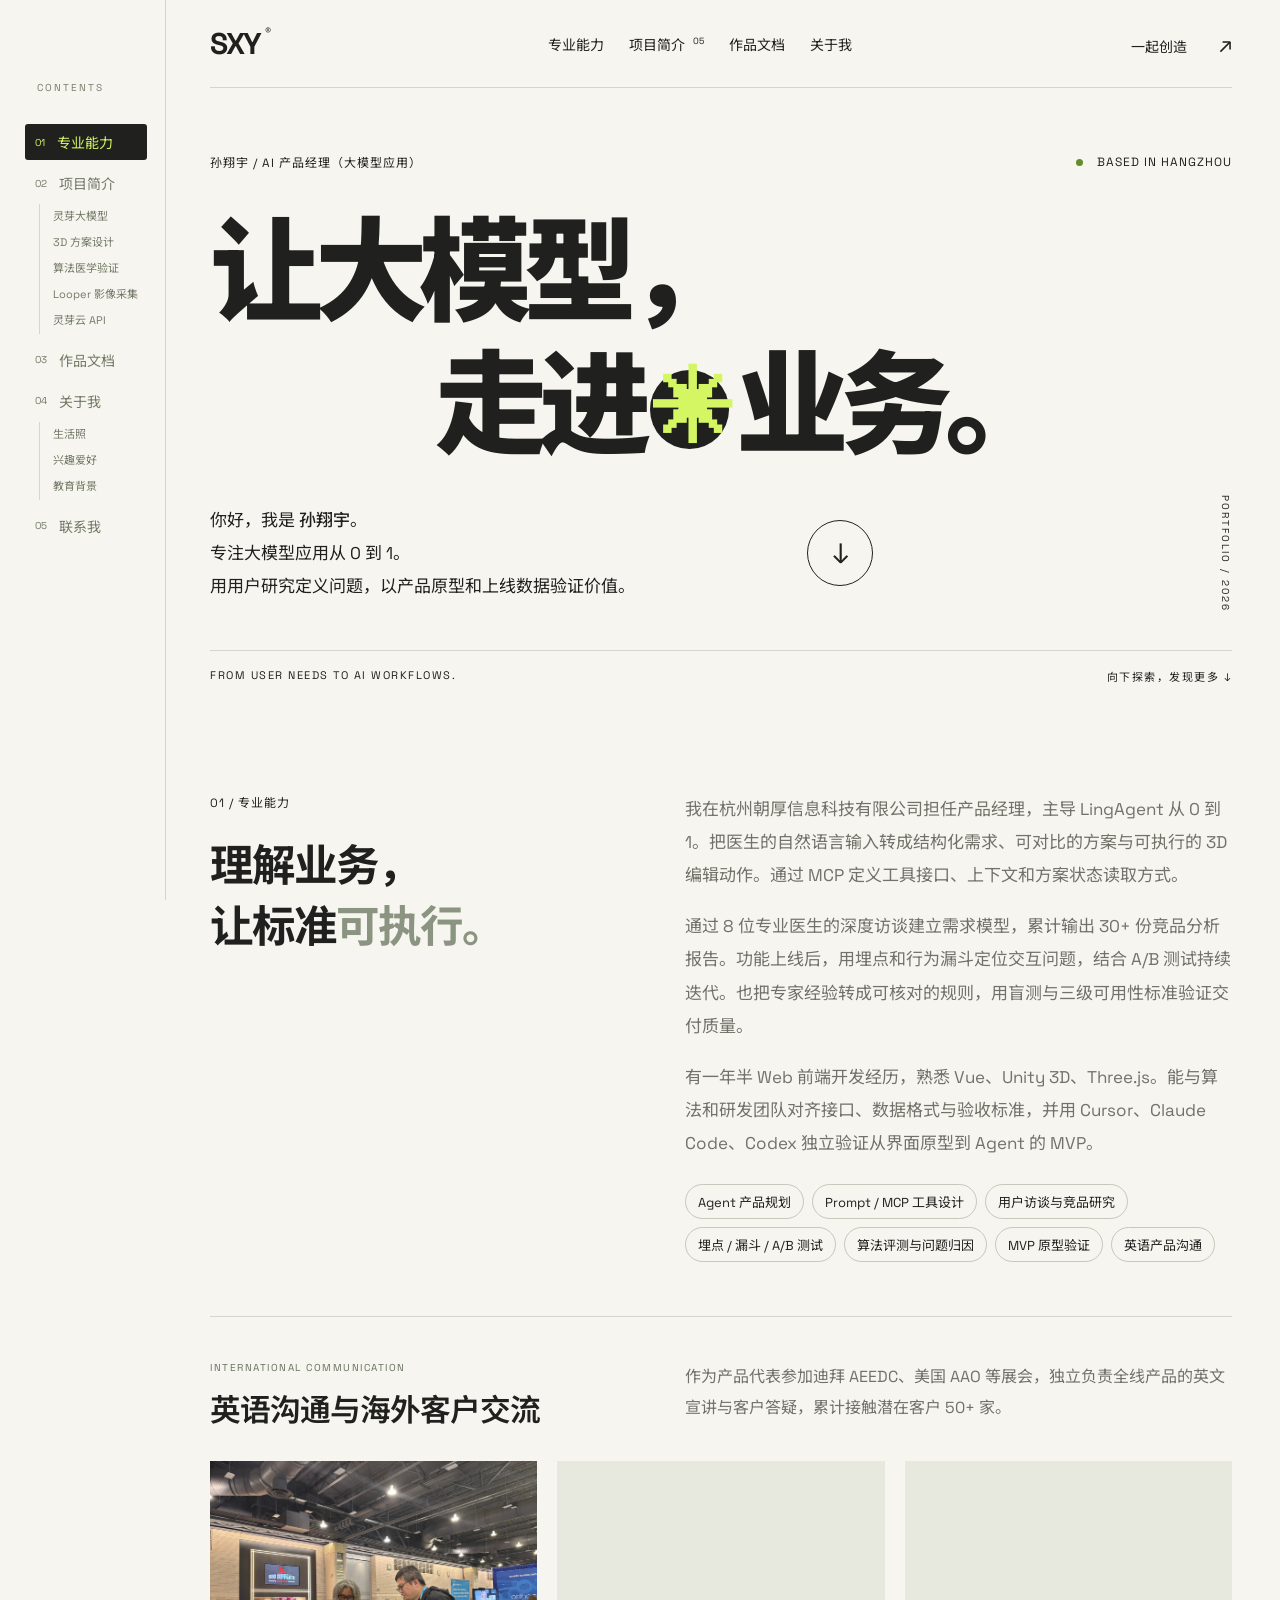
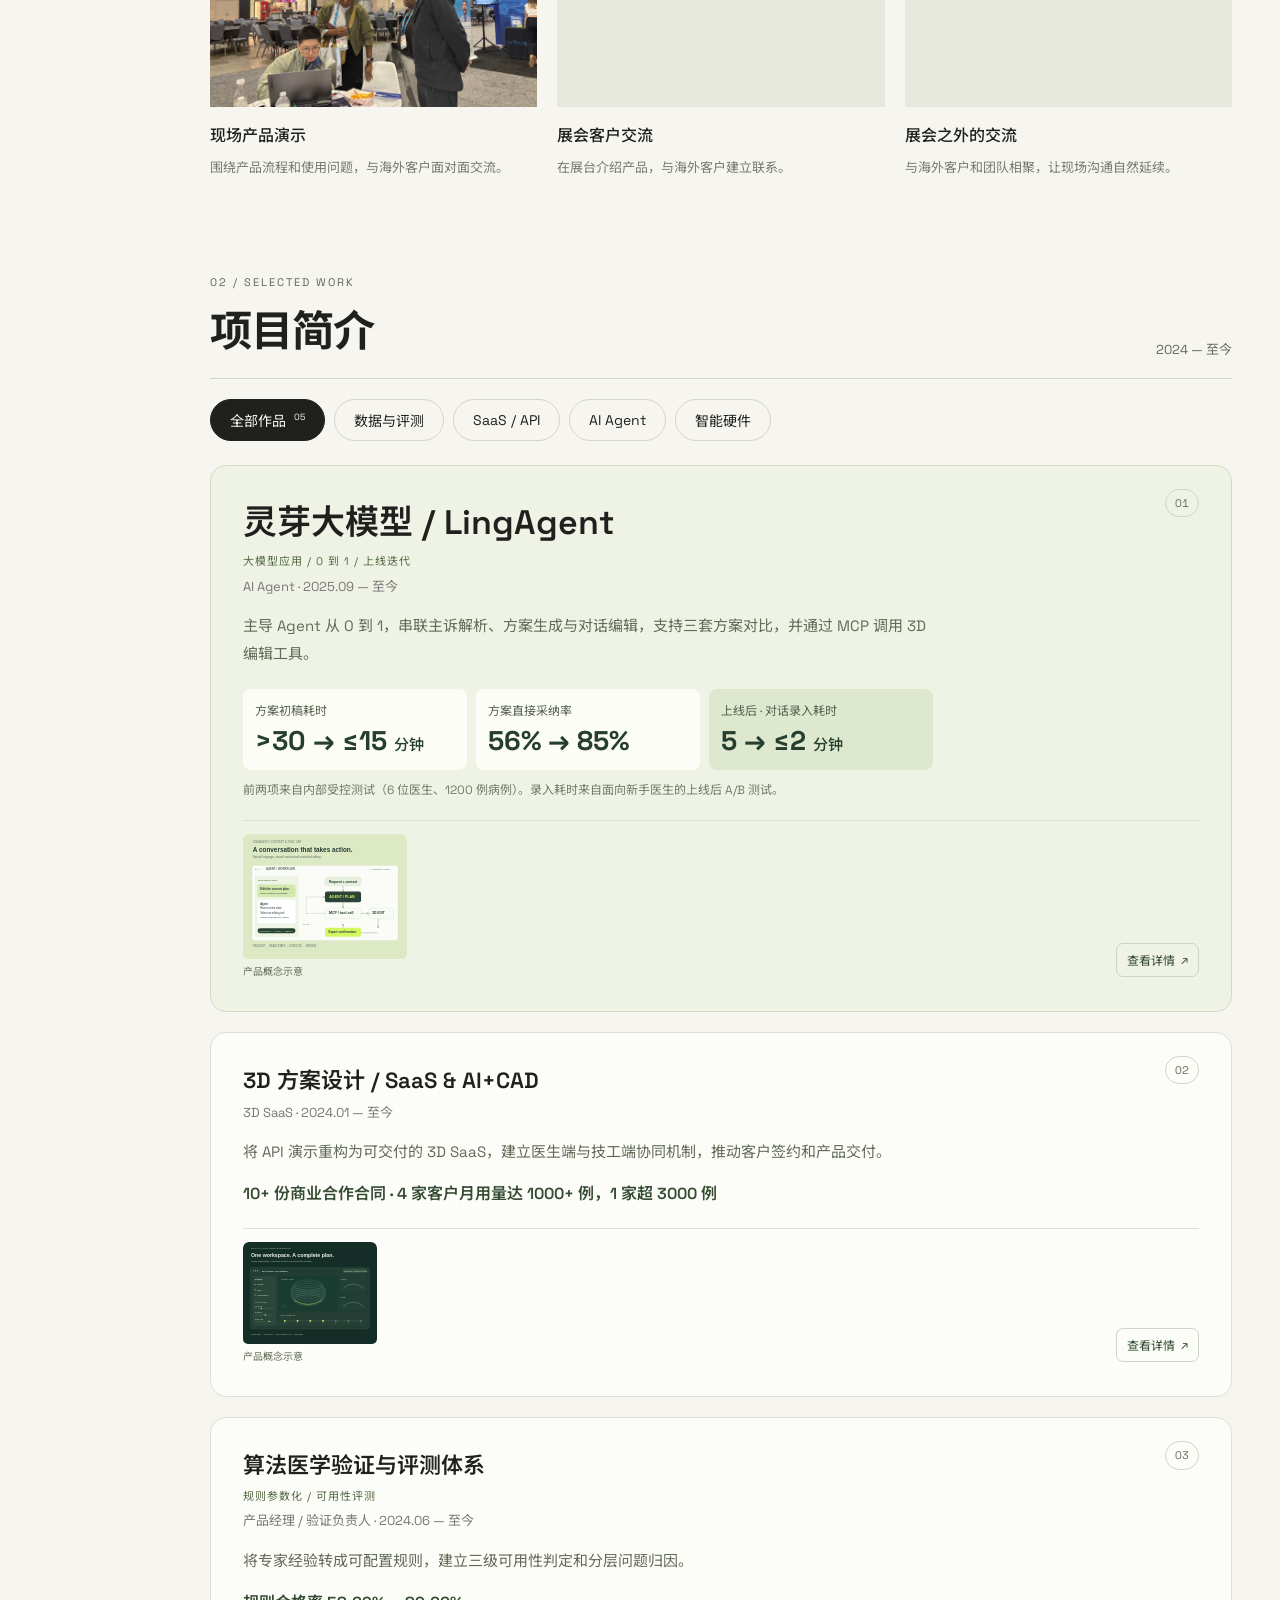
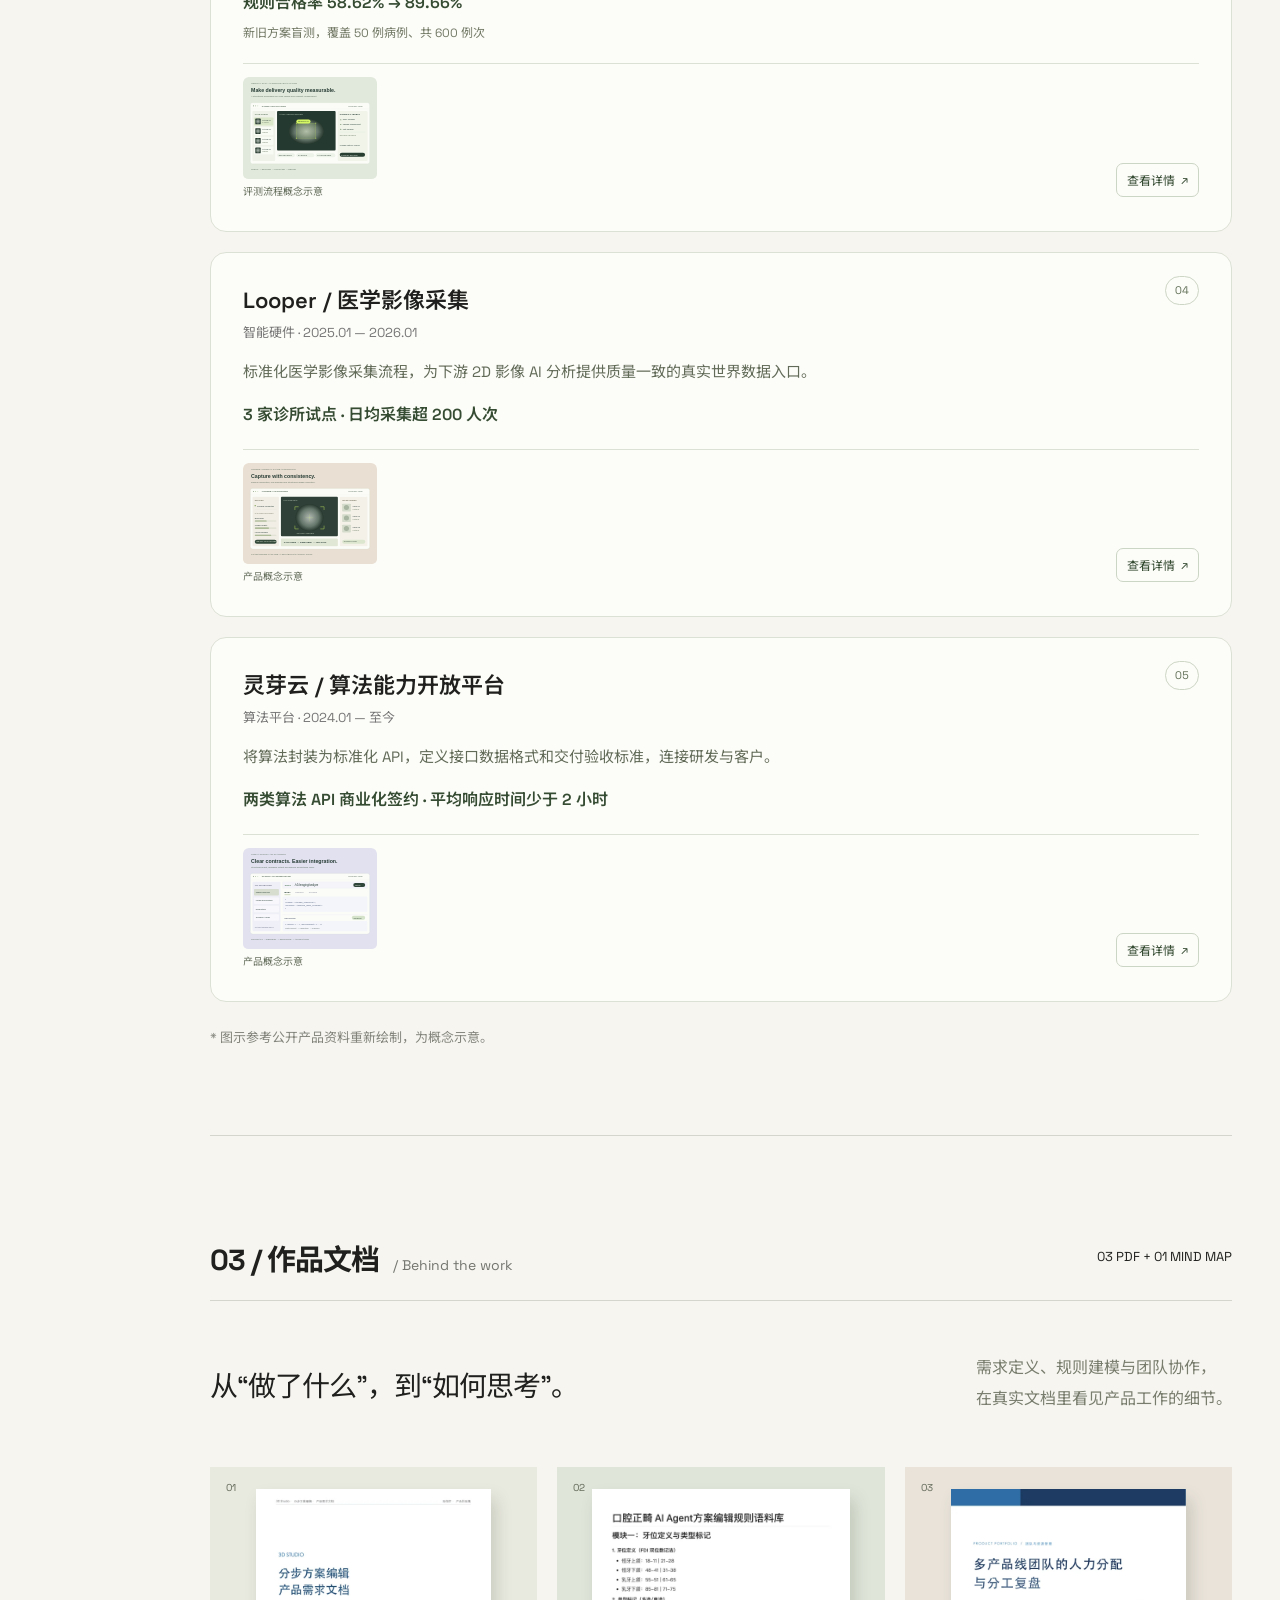
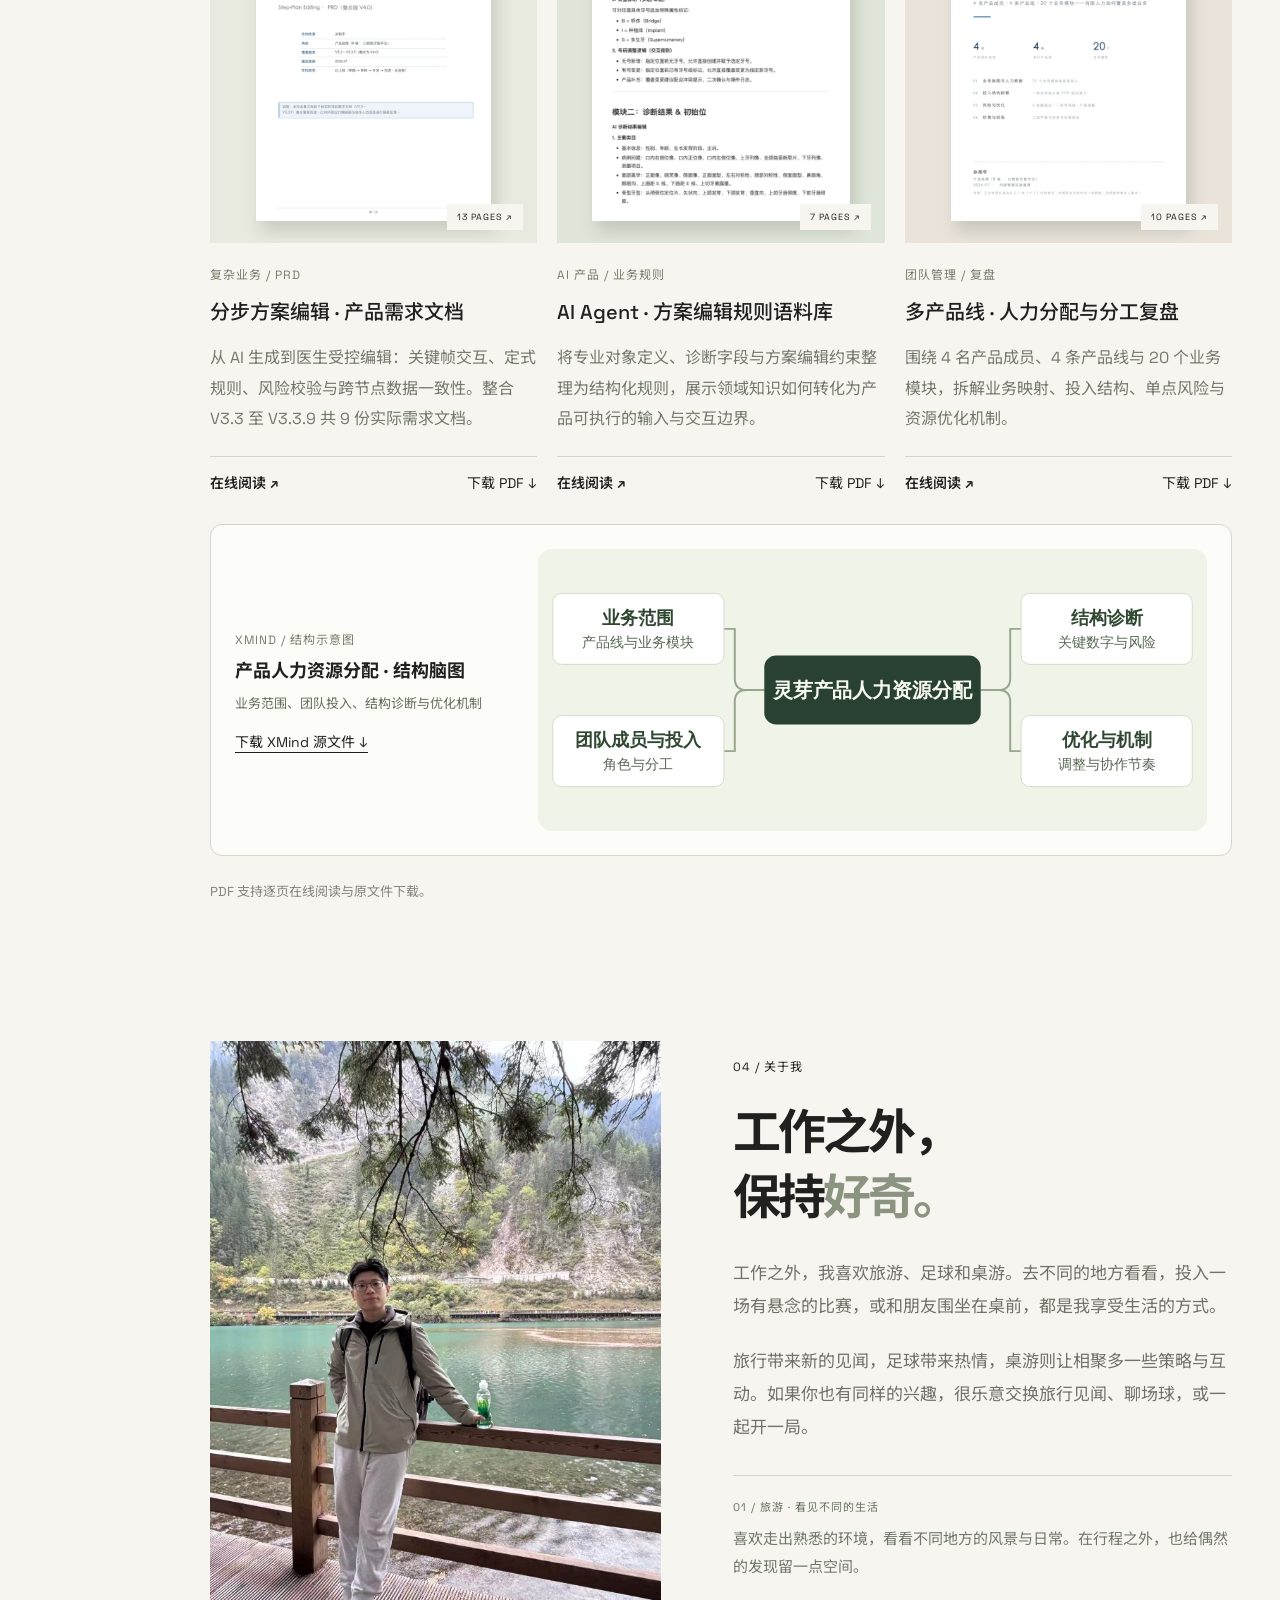
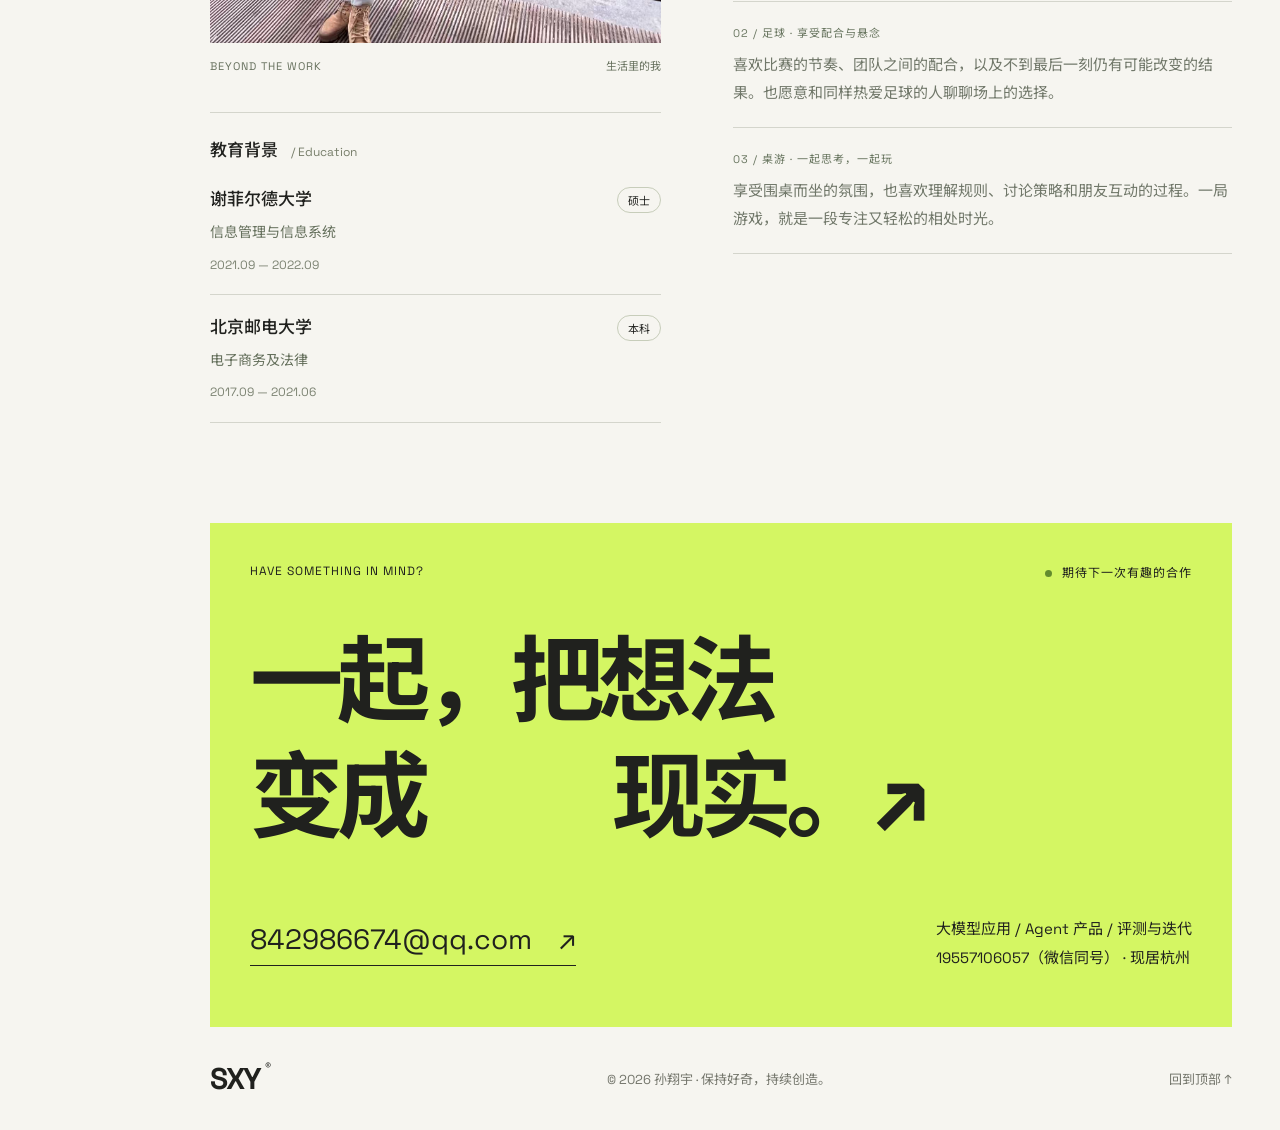
<file: index.html>
<!doctype html><html lang="zh-CN"><head><meta charset="UTF-8"><meta name="viewport" content="width=device-width, initial-scale=1"><meta name="description" content="孙翔宇，AI 产品经理（大模型应用），专注大模型 Agent 从 0 到 1、用户研究与上线迭代。查看 LingAgent、3D SaaS、算法评测等项目与作品文档。"><title>孙翔宇 — AI 产品经理（大模型应用） · 个人作品集</title><link rel="stylesheet" href="style.css?v=20261105-map-preview"></head><body class="portfolio-home">
<header><a href="#" class="brand">SXY<span>®</span></a><nav><a href="#intro">专业能力</a><a href="#work">项目简介 <sup>05</sup></a><a href="#documents">作品文档</a><a href="#about">关于我</a></nav><a class="contact-nav" href="#contact">一起创造 <span>↗</span></a></header>
<nav class="chapter-nav" aria-label="章节目录">
  <span class="chapter-label">CONTENTS</span>
  <ul class="chapter-list">
    <li><a href="#intro" class="current" aria-current="location"><span>01</span>专业能力</a></li>
    <li><a href="#work"><span>02</span>项目简介</a>
      <ul class="chapter-subnav" aria-label="项目">
        <li><a href="#project-lingagent">灵芽大模型</a></li>
        <li><a href="#project-3d-saas">3D 方案设计</a></li>
        <li><a href="#project-evaluation">算法医学验证</a></li>
        <li><a href="#project-looper">Looper 影像采集</a></li>
        <li><a href="#project-api">灵芽云 API</a></li>
      </ul>
    </li>
    <li><a href="#documents"><span>03</span>作品文档</a>
    </li>
    <li><a href="#about"><span>04</span>关于我</a>
      <ul class="chapter-subnav" aria-label="关于我">
        <li><a href="#about-photo">生活照</a></li>
        <li><a href="#about-interests">兴趣爱好</a></li>
        <li><a href="#education-heading">教育背景</a></li>
      </ul>
    </li>
    <li><a href="#contact"><span>05</span>联系我</a></li>
  </ul>
</nav><main><section id="intro" class="hero"><div class="eyebrow"><span>孙翔宇 / AI 产品经理（大模型应用）</span><span class="availability"><i></i> BASED IN HANGZHOU</span></div><h1>让大模型，<br><span class="second">走进<span class="asterisk">✳</span>业务。</span></h1><div class="hero-bottom"><p>你好，我是 <strong>孙翔宇</strong>。<br>专注大模型应用从 0 到 1。<br>用用户研究定义问题，以产品原型和上线数据验证价值。</p><a href="#work" class="round-link" aria-label="探索项目简介">↓</a><span class="vertical-note">PORTFOLIO / 2026</span></div><div class="hero-caption"><span>FROM USER NEEDS TO AI WORKFLOWS.</span><span>向下探索，发现更多 ↓</span></div><div class="capability-profile"><div class="capability-heading"><div class="eyebrow">01 / 专业能力</div><h2>理解业务，<br>让标准<span>可执行。</span></h2></div><div class="capability-copy">
<p>我在杭州朝厚信息科技有限公司担任产品经理，主导 LingAgent 从 0 到 1。把医生的自然语言输入转成结构化需求、可对比的方案与可执行的 3D 编辑动作。通过 MCP 定义工具接口、上下文和方案状态读取方式。</p>
<p>通过 8 位专业医生的深度访谈建立需求模型，累计输出 30+ 份竞品分析报告。功能上线后，用埋点和行为漏斗定位交互问题，结合 A/B 测试持续迭代。也把专家经验转成可核对的规则，用盲测与三级可用性标准验证交付质量。</p>
<p>有一年半 Web 前端开发经历，熟悉 Vue、Unity 3D、Three.js。能与算法和研发团队对齐接口、数据格式与验收标准，并用 Cursor、Claude Code、Codex 独立验证从界面原型到 Agent 的 MVP。</p>
<div class="skills"><span>Agent 产品规划</span><span>Prompt / MCP 工具设计</span><span>用户访谈与竞品研究</span><span>埋点 / 漏斗 / A/B 测试</span><span>算法评测与问题归因</span><span>MVP 原型验证</span><span>英语产品沟通</span></div>
</div></div><section class="international-experience" aria-labelledby="international-heading"><div class="international-heading"><div><span class="eyebrow">INTERNATIONAL COMMUNICATION</span><h3 id="international-heading">英语沟通与海外客户交流</h3></div><p>作为产品代表参加迪拜 AEEDC、美国 AAO 等展会，独立负责全线产品的英文宣讲与客户答疑，累计接触潜在客户 50+ 家。</p></div><div class="client-gallery"><figure class="client-photo"><a href="assets/client-product-demo.jpg" target="_blank" rel="noopener" aria-label="查看现场产品演示原图"><img src="assets/client-product-demo.jpg" width="5712" height="4284" alt="孙翔宇在海外展会现场，使用笔记本电脑向客户演示产品" loading="lazy" decoding="async"></a><figcaption><h4>现场产品演示</h4><p>围绕产品流程和使用问题，与海外客户面对面交流。</p></figcaption></figure><figure class="client-photo"><a href="assets/client-exhibition.jpg" target="_blank" rel="noopener" aria-label="查看展会客户交流原图"><img src="assets/client-exhibition.jpg" width="1600" height="900" alt="孙翔宇在公司展台与海外客户合影" loading="lazy" decoding="async"></a><figcaption><h4>展会客户交流</h4><p>在展台介绍产品，与海外客户建立联系。</p></figcaption></figure><figure class="client-photo"><a href="assets/client-conversation.jpg" target="_blank" rel="noopener" aria-label="查看展会之外的交流原图"><img src="assets/client-conversation.jpg" width="1440" height="1080" alt="孙翔宇与海外客户和团队在餐厅合影" loading="lazy" decoding="async"></a><figcaption><h4>展会之外的交流</h4><p>与海外客户和团队相聚，让现场沟通自然延续。</p></figcaption></figure></div></section></section>
<section id="work" class="work"><div class="section-heading work-heading">
  <div><span class="work-kicker">02 / SELECTED WORK</span><h2>项目简介</h2></div>
  <span class="work-period">2024 — 至今</span>
</div><div class="filters" aria-label="作品分类"><button class="active" data-filter="all">全部作品 <sup>05</sup></button><button data-filter="data">数据与评测</button><button data-filter="brand">SaaS / API</button><button data-filter="digital">AI Agent</button><button data-filter="art">智能硬件</button></div><div class="projects">
<button class="project project-featured" data-category="digital" data-project="0" id="project-lingagent">
  <div class="project-meta"><h3>灵芽大模型 / LingAgent</h3><span class="project-number" aria-hidden="true">01</span><span class="project-kicker">大模型应用 / 0 到 1 / 上线迭代</span><span>AI Agent · 2025.09 — 至今</span><p class="project-summary">主导 Agent 从 0 到 1，串联主诉解析、方案生成与对话编辑，支持三套方案对比，并通过 MCP 调用 3D 编辑工具。</p>
    <div class="project-metrics">
      <div class="project-metric"><span>方案初稿耗时</span><strong>&gt;30 → ≤15 <small>分钟</small></strong></div>
      <div class="project-metric"><span>方案直接采纳率</span><strong>56% → 85%</strong></div>
      <div class="project-metric project-metric-online"><span>上线后 · 对话录入耗时</span><strong>5 → ≤2 <small>分钟</small></strong></div>
    </div>
    <small class="project-context">前两项来自内部受控测试（6 位医生、1200 例病例）。录入耗时来自面向新手医生的上线后 A/B 测试。</small>
  </div>
  <div class="project-footer">
    <div class="art project-illustration"><img src="assets/lingagent.svg" alt="LingAgent 流程示意：自然语言输入、上下文读取、MCP 工具调用与专家确认" loading="lazy"><span class="concept-label">产品概念示意</span></div>
    <span class="project-detail-link">查看详情 <span aria-hidden="true">↗</span></span>
  </div>
</button>
<button class="project" data-category="brand" data-project="1" id="project-3d-saas">
  <div class="project-meta"><h3>3D 方案设计 / SaaS & AI+CAD</h3><span class="project-number" aria-hidden="true">02</span><span>3D SaaS · 2024.01 — 至今</span><p class="project-summary">将 API 演示重构为可交付的 3D SaaS，建立医生端与技工端协同机制，推动客户签约和产品交付。</p><p class="project-result">10+ 份商业合作合同 · 4 家客户月用量达 1000+ 例，1 家超 3000 例</p></div>
  <div class="project-footer">
    <div class="art project-illustration"><img src="assets/orthodontics.svg" alt="3D 方案设计工作区示意：模型视图、参数面板、分步时间线与双端协同" loading="lazy"><span class="concept-label">产品概念示意</span></div>
    <span class="project-detail-link">查看详情 <span aria-hidden="true">↗</span></span>
  </div>
</button>
<button class="project" data-category="data" data-project="4" id="project-evaluation">
  <div class="project-meta"><h3>算法医学验证与评测体系</h3><span class="project-number" aria-hidden="true">03</span><span class="project-kicker">规则参数化 / 可用性评测</span><span>产品经理 / 验证负责人 · 2024.06 — 至今</span><p class="project-summary">将专家经验转成可配置规则，建立三级可用性判定和分层问题归因。</p><p class="project-result">规则合格率 58.62% → 89.66%</p><small class="project-context">新旧方案盲测，覆盖 50 例病例、共 600 例次</small></div>
  <div class="project-footer">
    <div class="art project-illustration"><img src="assets/data-evaluation.svg" alt="算法评测工作台示意：病例队列、交付标准、可用性分级与专家复核" loading="lazy"><span class="concept-label">评测流程概念示意</span></div>
    <span class="project-detail-link">查看详情 <span aria-hidden="true">↗</span></span>
  </div>
</button>
<button class="project" data-category="art" data-project="2" id="project-looper">
  <div class="project-meta"><h3>Looper / 医学影像采集</h3><span class="project-number" aria-hidden="true">04</span><span>智能硬件 · 2025.01 — 2026.01</span><p class="project-summary">标准化医学影像采集流程，为下游 2D 影像 AI 分析提供质量一致的真实世界数据入口。</p><p class="project-result">3 家诊所试点 · 日均采集超 200 人次</p></div>
  <div class="project-footer">
    <div class="art project-illustration"><img src="assets/looper.svg" alt="Looper 影像采集工作区示意：设备连接、取景预览、影像序列与云端同步" loading="lazy"><span class="concept-label">产品概念示意</span></div>
    <span class="project-detail-link">查看详情 <span aria-hidden="true">↗</span></span>
  </div>
</button>
<button class="project" data-category="brand" data-project="3" id="project-api">
  <div class="project-meta"><h3>灵芽云 / 算法能力开放平台</h3><span class="project-number" aria-hidden="true">05</span><span>算法平台 · 2024.01 — 至今</span><p class="project-summary">将算法封装为标准化 API，定义接口数据格式和交付验收标准，连接研发与客户。</p><p class="project-result">两类算法 API 商业化签约 · 平均响应时间少于 2 小时</p></div>
  <div class="project-footer">
    <div class="art project-illustration"><img src="assets/cloud-api.svg" alt="灵芽云 API 工作区示意：接口目录、结构化请求与响应、交付校验" loading="lazy"><span class="concept-label">产品概念示意</span></div>
    <span class="project-detail-link">查看详情 <span aria-hidden="true">↗</span></span>
  </div>
</button></div><p class="demo-note">* 图示参考公开产品资料重新绘制，为概念示意。</p></section>
<section id="documents" class="document-library"><div class="section-heading"><h2>03 / 作品文档<span> / Behind the work</span></h2><span>03 PDF + 01 MIND MAP</span></div><div class="library-intro"><p>从“做了什么”，到“如何思考”。</p><span>需求定义、规则建模与团队协作，<br>在真实文档里看见产品工作的细节。</span></div><div class="document-grid" id="document-grid"></div><article id="document-team-map" class="mindmap-card">
  <div class="mindmap-copy">
    <span class="doc-kicker">XMIND / 结构示意图</span>
    <h3>产品人力资源分配 · 结构脑图</h3>
    <p>业务范围、团队投入、结构诊断与优化机制</p>
    <a class="text-button" href="documents/team-map.xmind" download>下载 XMind 源文件 ↓</a>
  </div>
  <img class="mindmap-thumbnail" src="documents/team-map-preview.svg?v=2" width="680" height="286" alt="灵芽产品人力资源分配脑图，包含业务范围、团队成员与投入、结构诊断、优化与机制四个分支" loading="lazy" decoding="async">
</article><p class="demo-note">PDF 支持逐页在线阅读与原文件下载。</p></section><section id="about" class="about"><div class="about-personal"><figure class="about-photo" id="about-photo"><img src="assets/about-life.jpg" alt="孙翔宇的休闲照：站在湖边木栈道上，身后是湖水和山林" width="1279" height="1706" loading="lazy" decoding="async"><figcaption><span>BEYOND THE WORK</span><span>生活里的我</span></figcaption></figure><section class="about-education" aria-labelledby="education-heading"><h3 id="education-heading">教育背景 <span>/ Education</span></h3><article class="education-item"><div class="education-school"><h4>谢菲尔德大学</h4><span>硕士</span></div><p>信息管理与信息系统</p><time>2021.09 — 2022.09</time></article><article class="education-item"><div class="education-school"><h4>北京邮电大学</h4><span>本科</span></div><p>电子商务及法律</p><time>2017.09 — 2021.06</time></article></section></div><div class="about-copy about-life"><div class="eyebrow">04 / 关于我</div><h2>工作之外，<br>保持<span>好奇。</span></h2><p>工作之外，我喜欢旅游、足球和桌游。去不同的地方看看，投入一场有悬念的比赛，或和朋友围坐在桌前，都是我享受生活的方式。</p><p>旅行带来新的见闻，足球带来热情，桌游则让相聚多一些策略与互动。如果你也有同样的兴趣，很乐意交换旅行见闻、聊场球，或一起开一局。</p><div class="life-topics" id="about-interests" aria-label="兴趣爱好"><article><span>01 / 旅游 · 看见不同的生活</span><p>喜欢走出熟悉的环境，看看不同地方的风景与日常。在行程之外，也给偶然的发现留一点空间。</p></article><article><span>02 / 足球 · 享受配合与悬念</span><p>喜欢比赛的节奏、团队之间的配合，以及不到最后一刻仍有可能改变的结果。也愿意和同样热爱足球的人聊聊场上的选择。</p></article><article><span>03 / 桌游 · 一起思考，一起玩</span><p>享受围桌而坐的氛围，也喜欢理解规则、讨论策略和朋友互动的过程。一局游戏，就是一段专注又轻松的相处时光。</p></article></div></div></section>

<section id="contact" class="contact"><div class="eyebrow"><span>HAVE SOMETHING IN MIND?</span><span><i></i> 期待下一次有趣的合作</span></div><h2>一起，把想法<br>变成<span>现实。↗</span></h2><div class="contact-bottom"><a class="email-link" href="mailto:842986674@qq.com">842986674@qq.com <span>↗</span></a><p>大模型应用 / Agent 产品 / 评测与迭代<br><a href="tel:19557106057">19557106057</a>（微信同号） · 现居杭州</p></div></section></main><footer><a href="#" class="brand">SXY<span>®</span></a><span>© 2026 孙翔宇 · 保持好奇，持续创造。</span><a href="#">回到顶部 ↑</a></footer><dialog id="project-dialog"><button class="close" aria-label="关闭作品详情">×</button><div class="detail-copy"><span id="detail-category"></span><h2 id="detail-title"></h2><p id="detail-description"></p><div id="project-documents"></div><div class="detail-grid"><div><small>项目性质</small><p>真实产品实践</p></div><div><small>负责范围</small><p id="detail-scope"></p></div></div><div id="detail-art"></div><p class="demo-note">图示参考公开产品资料重新绘制，为概念示意。</p></div></dialog><div id="toast" role="status"></div><script src="documents.js"></script><script src="app.js"></script><script src="library.js?v=20261105-chapters"></script><script src="navigation.js?v=20261105-chapters"></script></body></html>
</file>
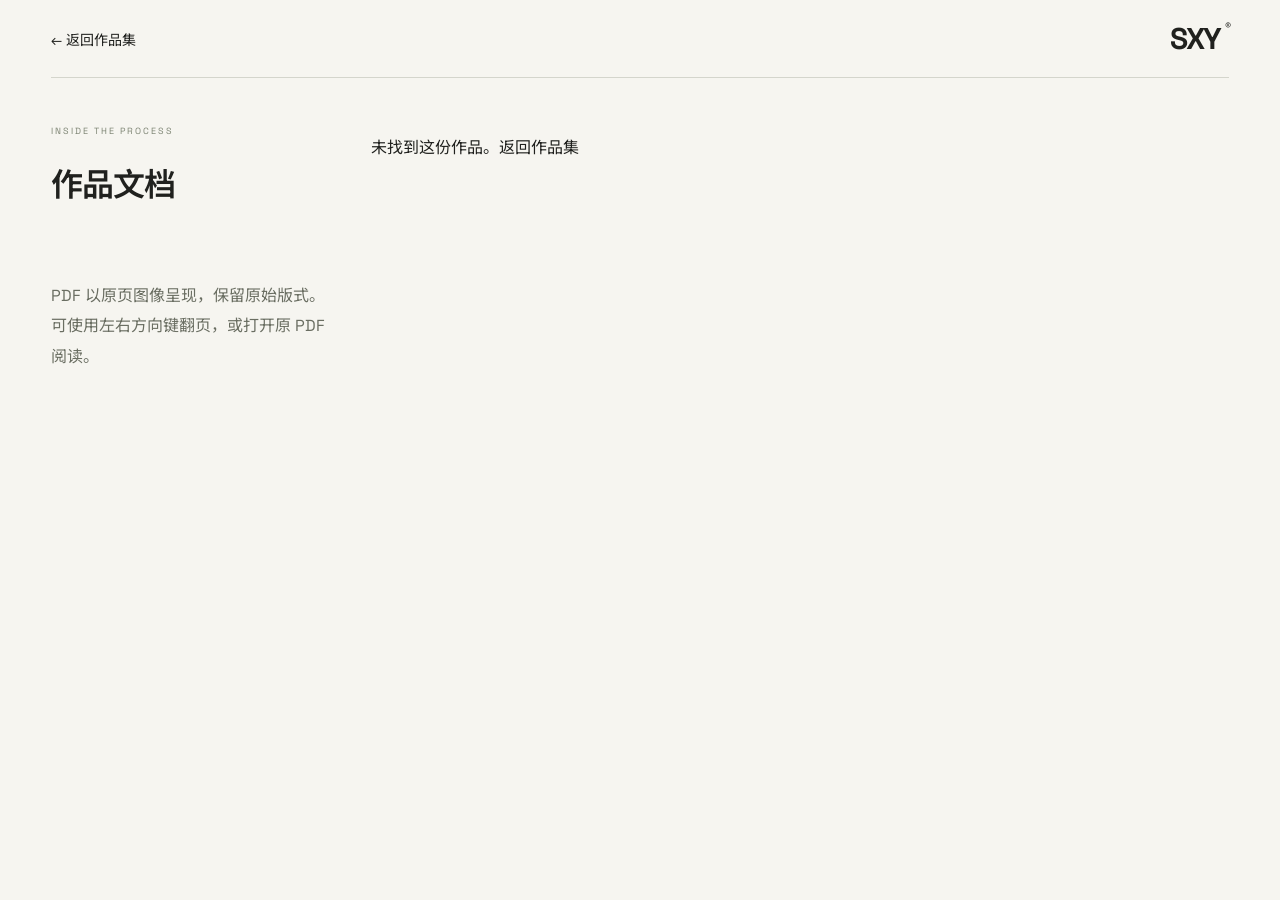
<file: reader.html>
<!doctype html><html lang="zh-CN"><head><meta charset="UTF-8"><meta name="viewport" content="width=device-width,initial-scale=1"><title>作品阅读 · 孙翔宇</title><link rel="stylesheet" href="style.css"><link rel="stylesheet" href="reader.css"></head><body class="reader-body"><header class="reader-header"><a href="index.html#documents">← 返回作品集</a><a class="brand" href="index.html">SXY<span>®</span></a><a id="original" href="#" download>下载原文件 ↗</a></header><main class="reader-main"><aside><span class="reader-kicker">INSIDE THE PROCESS</span><h1 id="reader-title">作品文档</h1><p id="reader-summary"></p><div id="reader-tags"></div><div id="page-thumbs" aria-label="选择文档页码"></div><p class="reader-hint">PDF 以原页图像呈现，保留原始版式。<br>可使用左右方向键翻页，或打开原 PDF 阅读。</p><a id="pdf-original" target="_blank" rel="noopener">打开原 PDF ↗</a></aside><section class="reading-area"><div id="page-controls"><button id="previous" aria-label="上一页">← 上一页</button><label>第 <select id="page-select" aria-label="选择页码"></select> 页 <span id="page-total"></span></label><button id="next" aria-label="下一页">下一页 →</button></div><div id="page-stage"><img id="page-image" alt="" decoding="async"></div><p id="reader-error" hidden>未找到这份作品。<a href="index.html#documents">返回作品集</a></p></section></main><script src="documents.js"></script><script src="reader.js?v=20261105-map-diagram"></script></body></html>
</file>
<file: style.css>
@import url('https://fonts.googleapis.com/css2?family=Noto+Sans+SC:wght@400;500;600;700;900&family=Space+Grotesk:wght@400;500;600;700&display=swap');
:root{--paper:#f6f5f0;--ink:#20211e;--green:#d4f663;--line:#d4d5cc}*{box-sizing:border-box}html{scroll-behavior:smooth;scroll-padding-top:90px}body{margin:0;background:var(--paper);color:var(--ink);font-family:'Space Grotesk','Noto Sans SC',sans-serif}button,a,input{-webkit-tap-highlight-color:transparent}a{color:inherit;text-decoration:none}button{font:inherit;color:inherit;cursor:pointer}header{height:94px;margin:0 5%;display:flex;align-items:center;justify-content:space-between;border-bottom:1px solid var(--line)}.brand{font-size:30px;font-weight:700;letter-spacing:-2px}.brand span{font-size:12px;vertical-align:top;margin-left:5px}nav{display:flex;gap:38px;font-size:13px}sup{font-size:9px;margin-left:4px}.contact-nav{font-size:13px}.contact-nav span{margin-left:28px;font-size:22px}main>section{margin:0 5%}.hero{padding-top:38px}.eyebrow{display:flex;justify-content:space-between;font-size:11px;letter-spacing:1px}.availability{display:flex;gap:8px;align-items:center}i{display:inline-block;width:7px;height:7px;background:#638c2d;border-radius:50%;margin-right:6px}h1{font-size:clamp(72px,11.6vw,180px);line-height:1.18;letter-spacing:-.075em;margin:36px 0 22px;font-weight:900}.second{margin-left:22%}.asterisk{display:inline-block;color:var(--green);background:var(--ink);font-family:Arial;font-size:.72em;line-height:1;width:.97em;height:.97em;text-align:center;border-radius:50%;margin:0 .08em;vertical-align:8%;animation:rotate 35s linear infinite}.hero-bottom{display:flex;align-items:center;justify-content:space-between;position:relative;padding:0 0 38px}.hero-bottom p{font-size:13px;line-height:1.9;margin:0}.hero-bottom strong{font-weight:500}.round-link{display:grid;place-items:center;border:1px solid var(--ink);width:66px;height:66px;border-radius:50%;font-size:28px;margin-right:17%;transition:.3s}.round-link:hover{background:var(--green);transform:translateY(5px)}.vertical-note{font-size:10px;writing-mode:vertical-rl;letter-spacing:2px}.hero-caption{display:flex;justify-content:space-between;border-top:1px solid var(--line);padding:17px 0;font-size:9px;letter-spacing:1.5px}.work{padding-top:94px}.section-heading{display:flex;align-items:center;justify-content:space-between;margin-bottom:30px}.section-heading h2{font-size:25px;margin:0;letter-spacing:-1px}.section-heading h2 span{font-size:12px;font-weight:400;color:#73756e;letter-spacing:0;margin-left:10px}.section-heading>span{font-size:11px}.filters{display:flex;gap:9px;margin-bottom:30px}.filters button{padding:9px 17px;border:1px solid var(--line);border-radius:25px;font-size:11px;background:transparent}.filters button.active{background:var(--ink);color:var(--paper);border-color:var(--ink)}.projects{display:grid;grid-template-columns:1fr 1fr;gap:44px 28px}.project{border:0;background:none;padding:0;text-align:left;min-width:0}.project[hidden]{display:none}.art{aspect-ratio:1.23;position:relative;overflow:hidden;isolation:isolate;transition:filter .4s}.project:hover .art{filter:saturate(1.2)}.project-open{position:absolute;bottom:20px;right:20px;background:var(--paper);width:36px;height:36px;display:grid;place-items:center;border-radius:50%;font-size:22px;transition:transform .3s}.project:hover .project-open{transform:rotate(45deg)}.art-small{position:absolute;top:24px;left:26px;font-size:8px;letter-spacing:1px;z-index:3}.art-one{background:#d3ec55}.art-label{position:absolute;left:7%;top:12%;font-size:clamp(35px,5.5vw,85px);font-weight:700;line-height:.95;letter-spacing:-5px;z-index:2}.orb{position:absolute;width:64%;aspect-ratio:1;bottom:-14%;right:-4%;border-radius:50%;background:radial-gradient(circle at 33% 28%,#fff6b4 0,#ece785 11%,#a8ae3d 30%,#383f17 60%,#141c0b 79%);box-shadow:-20px 25px 35px #4e5a264a;transition:transform .7s}.project:hover .orb{transform:translate(-10px,-12px)}.art-one .art-small{top:auto;bottom:24px;max-width:150px;line-height:1.6}.art-two{background:#191f29;color:#f5e9dd}.portal{position:absolute;width:53%;height:115%;left:24%;top:10%;border-radius:50% 50% 0 0;background:radial-gradient(ellipse at 50% 65%,#fedabb 0,#c68d80 23%,#777282 43%,#343f4d 61%,#17202a 75%);box-shadow:0 0 0 1px #b9c7c03b,0 0 0 15px #b9c7c00b,0 0 0 32px #b9c7c009;transform:rotate(22deg)}.garden-title{position:absolute;top:33%;left:12%;font:clamp(36px,5vw,80px)/.95 Georgia,serif;letter-spacing:-3px}.garden-title em{font-weight:400}.art-three{background:#e6c0da}.type-play{position:absolute;top:13%;left:13%;font-size:clamp(70px,12vw,170px);font-weight:900;line-height:.9;transform:rotate(-9deg);color:#472f89}.type-play span{margin-left:100px}.ribbon{position:absolute;width:80%;height:35%;border:28px solid #e85826;border-radius:50%;transform:rotate(-35deg);top:28%;left:25%;box-shadow:inset 0 8px 12px #8832184d,0 12px 16px #9943463b}.art-bottom{position:absolute;bottom:25px;left:26px;font-size:9px;letter-spacing:2px}.art-four{background:#c2c9bd;display:grid;place-items:center}.book{width:53%;height:76%;background:#eee9df;box-shadow:16px 25px 25px #333b344d;transform:rotate(-13deg);padding:9% 7%;border-left:5px solid #ded9cf;position:relative;transition:transform .5s}.project:hover .book{transform:rotate(-6deg)}.book:after{content:'';position:absolute;background:#e95632;border-radius:50%;width:45%;aspect-ratio:1;right:-10%;bottom:19%}.book>span{font-family:serif;font-size:clamp(25px,4vw,62px);line-height:1.1;letter-spacing:-4px}.book small{position:absolute;bottom:9%;left:12%;font-size:7px;line-height:1.5}.art-four .art-small{top:auto;bottom:24px}.project-meta{display:flex;justify-content:space-between;align-items:start;gap:12px;margin-top:16px}.project-meta h3{font-size:12px;font-weight:500;margin:0}.project-meta>span{font-size:10px;color:#777;white-space:nowrap}.demo-note{font-size:10px;color:#83857c;line-height:1.8;margin-top:24px}.about{display:grid;grid-template-columns:1fr 1fr;gap:8%;padding-top:120px;padding-bottom:100px}.about-art{background:#e9e8df;position:relative;min-height:440px;overflow:hidden;padding:30px}.about-art>span{font-size:46px;line-height:.95;font-weight:700;letter-spacing:-3px;position:relative;z-index:2}.abstract-flower{font:350px/1 Arial;color:#8b9b7c;position:absolute;right:0;bottom:10px;transform:rotate(15deg)}.about-art small{position:absolute;bottom:25px;font-size:9px;letter-spacing:2px}.about-copy{padding-top:16px}.about-copy h2{font-size:48px;line-height:1.35;letter-spacing:-3px;margin:26px 0}.about-copy h2 span{color:#8a9480}.about-copy p{font-size:13px;color:#71736a;line-height:2;max-width:420px}.skills{display:flex;flex-wrap:wrap;gap:8px;margin-top:26px}.skills span{border:1px solid #c6c8bb;padding:7px 12px;font-size:10px;border-radius:20px}.text-button{border:0;background:none;text-decoration:underline;text-underline-offset:5px;font-size:11px}.contact{background:var(--green);padding:40px 45px 48px!important;margin:0!important}.contact h2{font-size:clamp(48px,7.3vw,112px);line-height:1.25;letter-spacing:-6px;margin:43px 0}.contact h2>span{margin-left:20%}.contact-bottom{display:flex;align-items:center;justify-content:space-between}.contact-bottom>button{border:0;border-bottom:1px solid;background:none;padding:0 0 8px;font-size:20px}.contact-bottom>button span{margin-left:50px}.contact-bottom p{font-size:11px;line-height:1.9}footer{margin:0 5%;display:flex;justify-content:space-between;align-items:center;padding:32px 0}footer>span,footer>a:last-child{font-size:10px;color:#74766c}dialog{width:min(850px,92vw);padding:0;border:0;background:var(--paper);max-height:90vh;overflow:auto}dialog::backdrop{background:#111b;backdrop-filter:blur(7px)}.close{position:absolute;right:15px;top:15px;width:38px;height:38px;border:0;border-radius:50%;background:#f6f5f0;z-index:8;font-size:25px}#detail-art .art{aspect-ratio:1.8;pointer-events:none}.detail-copy{padding:32px}.detail-copy>span{font-size:11px}.detail-copy h2{font-size:27px}.detail-copy p{font-size:13px;line-height:1.9;color:#74766c}.detail-grid{display:grid;grid-template-columns:1fr 1fr;margin-top:25px}.detail-grid small{font-size:10px}#toast{position:fixed;bottom:24px;left:50%;transform:translateX(-50%);background:var(--ink);color:white;padding:12px 20px;font-size:12px;border-radius:5px;opacity:0;pointer-events:none;transition:.2s}#toast.show{opacity:1}#email-form{margin-top:28px}#email-form label{display:block;font-size:12px;margin-bottom:10px}#email-form input{padding:12px;border:1px solid #798c3b;font:inherit;width:min(300px,70%);background:#ffffff70}#email-form button{padding:12px 20px;border:1px solid var(--ink);background:var(--ink);color:white}a:focus-visible,button:focus-visible,input:focus-visible{outline:3px solid #8b56da;outline-offset:5px}@keyframes rotate{to{transform:rotate(360deg)}}@media(min-width:1500px){body{max-width:1600px;margin:auto}}@media(max-width:700px){header{height:75px}nav{gap:17px;font-size:11px}.contact-nav{display:none}h1{font-size:17vw;margin-top:45px}.second{margin-left:10%}.availability{font-size:8px;letter-spacing:0}.eyebrow{font-size:9px}.hero-bottom{padding-top:20px}.hero-bottom p{font-size:11px}.round-link{margin-right:5%;width:48px;height:48px}.hero-caption{font-size:7px}.work{padding-top:60px}.section-heading h2{font-size:21px}.section-heading h2 span{font-size:9px}.section-heading>span{font-size:9px}.filters{gap:6px}.filters button{font-size:10px;padding:8px 12px}.projects{grid-template-columns:1fr;gap:30px}.art-label{font-size:12vw}.garden-title{font-size:12vw}.type-play{font-size:26vw}.book>span{font-size:9vw}.project-meta h3{font-size:11px}.about{grid-template-columns:1fr;padding-top:70px;padding-bottom:65px;gap:28px}.about-art{min-height:350px}.abstract-flower{font-size:300px;right:15px}.about-copy h2{font-size:42px}.text-button{font-size:10px}.contact{padding:30px 5% 35px!important}.contact h2{font-size:12vw;letter-spacing:-3px}.contact h2>span{margin-left:8%}.contact-bottom{align-items:start;gap:20px;flex-direction:column}.contact-bottom>button{font-size:17px}footer{flex-wrap:wrap;gap:22px}footer>span{font-size:9px}footer>a:last-child{margin-left:auto}.detail-copy{padding:23px}.detail-copy h2{font-size:22px}}@media(prefers-reduced-motion:reduce){*{scroll-behavior:auto!important;animation:none!important;transition:none!important}}
.second{display:block;white-space:nowrap}@media(max-width:700px){h1{font-size:15vw}.second{margin-left:7%}.asterisk{margin:0 .02em}}

.contact-bottom>.email-link{border-bottom:1px solid;padding-bottom:8px;font-size:clamp(17px,2.2vw,28px)}.email-link span{margin-left:20px}.project-meta{flex-wrap:wrap}.project-meta>span{white-space:normal}.hero-bottom p{max-width:78%}.detail-copy p{white-space:pre-line}
.garden-title{font-size:clamp(32px,4vw,64px)}@media(max-width:700px){.garden-title{font-size:10vw}}
.document-library{padding-top:100px;padding-bottom:5px;border-top:1px solid var(--line);margin-top:85px}.library-intro{display:flex;justify-content:space-between;gap:24px;align-items:center;margin:35px 0}.library-intro>p{font-size:28px;letter-spacing:-1px}.library-intro>span{font-size:12px;line-height:1.8;color:#787d6d}.document-grid{display:grid;grid-template-columns:repeat(3,minmax(0,1fr));gap:24px}.document-card{min-width:0}.document-cover{position:relative;display:flex;align-items:center;justify-content:center;background:#e8e9df;aspect-ratio:1/1.15;padding:26px 35px;overflow:hidden}.document-card:nth-child(2) .document-cover{background:#dfe5d9}.document-card:nth-child(3) .document-cover{background:#e9e3da}.document-cover img{height:100%;width:100%;object-fit:contain;filter:drop-shadow(5px 10px 8px #25321b29);transition:transform .35s}.document-cover:hover img{transform:rotate(-2deg) scale(1.04)}.doc-number{position:absolute;top:14px;left:16px;font-size:10px;color:#626958}.doc-page-count{position:absolute;bottom:13px;right:14px;font-size:9px;letter-spacing:1px;background:var(--paper);padding:7px 10px}.document-card-body{padding-top:20px}.doc-kicker{font-size:9px;letter-spacing:1px;color:#787e6a}.document-card h3{font-size:18px;line-height:1.5;font-weight:500;margin:13px 0}.document-card p{font-size:12px;line-height:1.9;color:#747a6b}.document-actions{display:flex;justify-content:space-between;gap:12px;border-top:1px solid var(--line);padding-top:15px;margin-top:22px;font-size:11px}.document-actions a:first-child{font-weight:600}#project-documents{border-top:1px solid var(--line);margin-top:22px;padding-top:15px}#project-documents:empty{display:none}#project-documents h3{font-size:12px;font-weight:500}#project-documents a{display:block;font-size:12px;padding:10px 0;text-decoration:underline;text-underline-offset:4px}@media(max-width:700px){header nav{gap:13px;font-size:10px}.document-library{padding-top:55px;margin-top:55px}.library-intro{display:block;margin:24px 0}.library-intro>p{font-size:23px}.library-intro>span{font-size:11px}.document-grid{grid-template-columns:1fr;gap:35px}.document-cover{aspect-ratio:1.15}.document-card h3{font-size:19px}.document-library .section-heading>span{font-size:8px}.document-library .section-heading h2 span{font-size:8px;margin-left:6px}}
/* Readability and chapter navigation */
.portfolio-home{max-width:none}.portfolio-home>header,.portfolio-home>main,.portfolio-home>footer{margin-left:210px;margin-right:48px}.portfolio-home>header{height:88px}.portfolio-home>main>section{margin-left:0;margin-right:0}.portfolio-home header nav{font-size:14px;gap:25px}.portfolio-home .contact-nav{font-size:14px}.chapter-nav{position:fixed;top:0;left:0;bottom:0;width:166px;padding:144px 18px 30px 25px;border-right:1px solid var(--line);display:flex;flex-direction:column;gap:10px;z-index:15;background:var(--paper)}.chapter-label{font-size:10px;letter-spacing:2px;color:#777e6a;margin:0 0 20px 12px}.chapter-nav a{font-size:14px;padding:12px 10px;display:flex;align-items:center;gap:12px;border-radius:3px;color:#737a66;transition:background .2s,color .2s}.chapter-nav a>span{font-size:10px}.chapter-nav a.current{background:var(--ink);color:var(--green)}.chapter-nav a:hover{background:#e2e8d7;color:var(--ink)}.hero{padding-top:65px}.hero h1{font-size:clamp(60px,8.8vw,145px)}.hero-bottom p,.about-copy p{font-size:17px;line-height:1.95}.about-copy p{max-width:650px}.eyebrow{font-size:12px}.hero-caption{font-size:11px}.section-heading{padding-bottom:22px;border-bottom:1px solid var(--line)}.section-heading h2{font-size:29px}.section-heading h2 span{font-size:14px}.section-heading>span{font-size:13px}.filters button{font-size:14px;padding:10px 19px}.project-meta h3{font-size:17px;line-height:1.6}.project-meta>span{font-size:13px;line-height:1.7}.project-meta{display:block}.project-meta>span{display:block;margin-top:5px}.demo-note{font-size:13px}.skills span{font-size:13px}.text-button{font-size:14px}.library-intro>span,.document-card p{font-size:16px;line-height:1.9}.document-card h3{font-size:20px}.doc-kicker{font-size:12px}.document-actions{font-size:14px}.detail-copy p{font-size:17px;line-height:1.95}.detail-copy>span,.detail-grid small{font-size:13px}#project-documents h3{font-size:15px}#project-documents a{font-size:16px;line-height:1.8}.contact-bottom p{font-size:15px;line-height:1.9}footer>span,footer>a:last-child{font-size:13px}.project-illustration{background:#e8ecdf}.project-illustration img{display:block;width:100%;height:100%;object-fit:cover;transition:transform .5s}.project:hover .project-illustration img{transform:scale(1.025)}.concept-label{position:absolute;bottom:18px;left:20px;font-size:10px;padding:6px 9px;border:1px solid #ffffff30;background:#f6f5f0dc;color:#383f2d}.project-illustration .project-open{bottom:18px;right:18px}#detail-art .project-illustration{aspect-ratio:1000/760}.document-grid{gap:20px}.document-cover{padding:22px}.contact{padding:40px!important}.portfolio-home>main>.contact{margin:0!important}
@media(min-width:1700px){.portfolio-home>header,.portfolio-home>main,.portfolio-home>footer{max-width:1400px;margin-left:230px}}@media(max-width:1100px){.portfolio-home>header,.portfolio-home>main,.portfolio-home>footer{margin-left:175px;margin-right:30px}.chapter-nav{width:150px;padding-left:16px;padding-right:12px}.chapter-nav a{font-size:13px;gap:8px}.portfolio-home .contact-nav{display:none}.document-grid{grid-template-columns:1fr 1fr}.document-card:last-child{grid-column:1/-1;display:grid;grid-template-columns:1fr 1fr;gap:25px}.document-card:last-child .document-cover{aspect-ratio:1.1}.about{gap:5%}.about-art{min-height:480px}.about-copy h2{font-size:40px}}
@media(max-width:800px){html{scroll-padding-top:80px}.portfolio-home>header,.portfolio-home>main,.portfolio-home>footer{margin-left:5%;margin-right:5%}.portfolio-home>header{height:75px}.portfolio-home header nav{display:none}.chapter-nav{position:sticky;top:0;bottom:auto;width:100%;height:auto;padding:10px 5%;flex-direction:row;gap:8px;border-right:0;border-bottom:1px solid var(--line);overflow-x:auto;scrollbar-width:thin}.chapter-label{display:none}.chapter-nav a{white-space:nowrap;flex-shrink:0;font-size:12px;padding:9px 10px;gap:6px}.chapter-nav a>span{font-size:9px}.hero h1{font-size:14vw}.hero-bottom p{font-size:15px;max-width:80%}.hero-bottom{gap:12px}.round-link{flex-shrink:0;margin:0;width:42px;height:42px}.vertical-note{display:none}.hero-caption{font-size:8px}.section-heading{flex-wrap:wrap;gap:15px}.section-heading h2{font-size:24px}.section-heading h2 span{font-size:11px}.section-heading>span{font-size:11px}.filters{flex-wrap:wrap}.filters button{font-size:13px;padding:9px 14px}.project-meta h3{font-size:17px}.project-meta>span{font-size:13px}.about-copy p{font-size:16px}.document-grid{grid-template-columns:1fr}.document-card:last-child{display:block;grid-column:auto}.document-card:last-child .document-cover{aspect-ratio:1.15}.document-card p{font-size:16px}.library-intro>span{font-size:15px}.doc-kicker{font-size:11px}.document-actions{font-size:14px}.document-card h3{font-size:21px}.document-library .section-heading h2 span{font-size:10px}.about-art{min-height:350px}.demo-note{font-size:12px}.detail-copy p{font-size:16px}.contact{padding:30px 20px!important}.contact-bottom p{font-size:15px}footer>span,footer>a:last-child{font-size:11px}}
/* Resume-aligned case studies: methods, results and validation context. */
.project-featured{grid-column:1/-1;border-bottom:1px solid var(--line);padding-bottom:36px}.project-meta .project-kicker{font-size:11px;letter-spacing:1px;color:#536a43;margin-top:5px}.project-featured .project-meta h3{font-size:clamp(22px,2vw,30px);font-weight:600;line-height:1.5}.project-meta .project-summary{font-size:15px;line-height:1.9;color:#626b58;margin:14px 0 0}.project-meta .project-result{font-size:16px;font-weight:600;line-height:1.8;margin:14px 0 0}.project-context{display:block;font-size:12px;line-height:1.8;color:#737a66;margin-top:5px}.project-featured .project-result{font-size:19px}.project-boundary{border-left:3px solid #8b9b7c;padding-left:14px;margin-top:20px;font-size:13px;line-height:1.9;color:#626b58}.hero-caption{gap:20px}.projects{align-items:start}
@media(max-width:1100px){.project-featured .project-meta h3{font-size:22px}.project-featured .project-result{font-size:16px}.project-featured .project-summary{font-size:14px}}
@media(max-width:800px){.project-featured{padding-bottom:28px}.project-featured .project-meta h3{font-size:23px}.project-featured .project-summary{font-size:15px}.hero-caption{line-height:1.8}.project-meta .project-result{font-size:15px}.project-featured .project-result{font-size:17px}}
@media(max-width:800px){.hero h1{font-size:13vw}}
/* Personal photo and education within About. */
.about{grid-template-columns:minmax(0,.95fr) minmax(0,1.05fr);gap:7%;align-items:start}.about-personal{min-width:0}.about-photo{margin:0}.about-photo img{display:block;width:100%;height:auto;aspect-ratio:1279/1706;object-fit:contain;background:#e9e8df}.about-photo figcaption{display:flex;justify-content:space-between;gap:16px;padding:14px 0;font-size:11px;letter-spacing:1px;color:#67715e;line-height:1.7}.about-photo figcaption span:last-child{letter-spacing:0}.about-education{margin-top:22px;border-top:1px solid var(--line)}.about-education h3{font-size:17px;font-weight:500;margin:23px 0 6px}.about-education h3>span{font-size:12px;font-weight:400;color:#777e6a;margin-left:9px}.education-item{padding:19px 0;border-bottom:1px solid var(--line)}.education-school{display:flex;justify-content:space-between;align-items:center;gap:12px}.education-school h4{font-size:17px;line-height:1.6;margin:0;font-weight:500}.education-school>span{font-size:11px;padding:4px 10px;border:1px solid #c7cdba;border-radius:20px;white-space:nowrap}.education-item p{font-size:14px;line-height:1.8;margin:7px 0;color:#65705c}.education-item time{font-size:12px;color:#7c8372;line-height:1.7}.about-copy{min-width:0}
@media(max-width:1100px){.about{gap:5%}.education-school h4{font-size:16px}}
@media(max-width:800px){.about{grid-template-columns:1fr;gap:34px}.about-personal{display:grid;grid-template-columns:minmax(0,1fr) minmax(0,1fr);gap:26px;align-items:start}.about-education{margin-top:0}.about-copy{padding-top:0}}
@media(max-width:560px){.about-personal{grid-template-columns:1fr;gap:22px}.about-photo figcaption{font-size:10px}.about-education h3{margin-top:20px}.education-school h4{font-size:17px}}
/* Professional capabilities and personal interests. */
.capability-profile{display:grid;grid-template-columns:minmax(0,.85fr) minmax(0,1.15fr);gap:7%;border-bottom:1px solid var(--line);padding:62px 0 54px;margin-top:30px;align-items:start}.capability-heading h2{font-size:clamp(34px,3.4vw,50px);font-weight:700;line-height:1.4;letter-spacing:-2px;margin:25px 0 0}.capability-heading h2 span{color:#8a9480}.capability-copy{min-width:0}.capability-copy>p{font-size:17px;line-height:1.95;color:#71736a;margin:0 0 18px}.capability-copy .skills{margin-top:24px}.capability-copy>.demo-note{display:block;margin-top:17px}.about-life>p{margin-top:22px}.life-topics{margin-top:30px;border-top:1px solid var(--line)}.life-topics article{padding:19px 0;border-bottom:1px solid var(--line)}.life-topics article>span{font-size:11px;letter-spacing:1px;color:#697660}.life-topics article>p{font-size:14px;line-height:1.8;margin:9px 0 0;color:#808677}
@media(max-width:1100px){.portfolio-home header nav{gap:18px;font-size:13px}.capability-profile{gap:5%}.capability-heading h2{font-size:35px}}
@media(max-width:800px){.capability-profile{grid-template-columns:1fr;gap:26px;padding:35px 0 32px;margin-top:18px}.capability-heading h2{font-size:36px;margin-top:18px}.capability-copy>p{font-size:16px}.about-life>p{font-size:16px}.life-topics{margin-top:25px}}
/* Overseas customer communication, with original photos kept uncropped. */
.international-experience{padding:44px 0 0}.international-heading{display:grid;grid-template-columns:minmax(0,.85fr) minmax(0,1.15fr);gap:7%;align-items:start;margin-bottom:27px}.international-heading .eyebrow{font-size:10px;letter-spacing:1.5px;color:#67735e}.international-heading h3{font-size:clamp(23px,2.4vw,32px);line-height:1.5;letter-spacing:-1px;margin:14px 0 0;font-weight:600}.international-heading>p{font-size:16px;line-height:1.95;color:#71736a;margin:0}.client-gallery{display:grid;grid-template-columns:repeat(3,minmax(0,1fr));gap:20px}.client-photo{margin:0;min-width:0}.client-photo>a{display:block;background:#e7e9df;overflow:hidden}.client-photo img{display:block;width:100%;height:auto;aspect-ratio:4/3;object-fit:contain}.client-photo figcaption{padding:15px 0 0}.client-photo h4{font-size:16px;line-height:1.7;margin:0;font-weight:500}.client-photo p{font-size:13px;line-height:1.9;color:#767c6e;margin:7px 0 0}.about-life .life-topics article>p{font-size:15px;line-height:1.9;color:#71786a}
@media(max-width:1100px){.international-heading{gap:5%}.international-heading h3{font-size:25px}.client-gallery{gap:15px}}
@media(max-width:800px){.international-experience{padding-top:34px}.international-heading{grid-template-columns:1fr;gap:17px;margin-bottom:23px}.international-heading>p{font-size:15px}.client-gallery{grid-template-columns:1fr 1fr;gap:26px 18px}.client-photo:first-child{grid-column:1/-1}.client-photo:first-child img{max-height:500px}.client-photo h4{font-size:16px}}
@media(max-width:560px){.client-gallery{grid-template-columns:1fr;gap:27px}.client-photo:first-child{grid-column:auto}.client-photo p{font-size:14px}.international-heading h3{font-size:25px}}

/* Project cards: readable summaries with a compact illustration footer. */
.work-heading {
  align-items: end;
  padding-bottom: 20px;
  margin-bottom: 20px;
}
.work-kicker {
  display: block;
  margin-bottom: 8px;
  color: #5a6b53;
  font-size: 11px;
  letter-spacing: 2px;
}
.work-heading h2 { font-size: clamp(29px, 3.3vw, 44px); }
.work-heading .work-period { color: #636b5d; }
.work .filters { margin-bottom: 24px; }
.work .projects { gap: 20px; align-items: stretch; }
.work .project {
  position: relative;
  display: flex;
  flex-direction: column;
  min-width: 0;
  padding: clamp(20px, 3vw, 32px);
  border: 1px solid #dce1d5;
  border-radius: 16px;
  background: #fcfcf8;
  transition: border-color .2s, box-shadow .2s;
}
.work .project[hidden] { display: none; }
.work .project:hover { border-color: #8c9a79; box-shadow: 0 6px 20px #273a2210; }
.work .project-featured { background: #eff3e5; border-color: #d3dbc5; }
.project .project-meta { margin: 0; flex: 1; }
.project .project-meta h3 {
  padding-right: 42px;
  font-size: clamp(18px, 2vw, 22px);
  line-height: 1.45;
  font-weight: 600;
}
.project-featured .project-meta h3 { font-size: clamp(23px, 3vw, 34px); }
.project-meta .project-number {
  position: absolute;
  top: 23px;
  right: clamp(20px, 3vw, 32px);
  margin: 0;
  padding: 4px 9px;
  border: 1px solid #cdd6c5;
  border-radius: 999px;
  color: #627157;
  font-size: 11px;
  font-variant-numeric: tabular-nums;
}
.project .project-summary { max-width: 69ch; }
.project .project-result { color: #354b32; }
.project-metrics {
  display: grid;
  grid-template-columns: repeat(3, minmax(0, 1fr));
  gap: 9px;
  margin: 20px 0 10px;
}
.project-metric {
  padding: 12px;
  border-radius: 8px;
  background: #fcfdf7;
}
.project-metric-online { background: #dde8ce; }
.project-metric > span { display: block; margin-bottom: 5px; color: #53614d; font-size: 12px; }
.project-metric strong { color: #263e2e; font-size: clamp(17px, 2.2vw, 27px); line-height: 1.25; }
.project-metric strong small { font-size: .56em; font-weight: 500; white-space: nowrap; }
.project-footer {
  display: flex;
  justify-content: space-between;
  align-items: end;
  gap: 14px;
  margin-top: 19px;
  padding-top: 13px;
  border-top: 1px solid #dce1d5;
}
.project .project-illustration,
#detail-art .project-illustration {
  width: min(100%, 134px);
  aspect-ratio: auto;
  border-radius: 6px;
  background: transparent;
}
.project .project-illustration img,
#detail-art .project-illustration img {
  width: 100%;
  height: auto;
  border-radius: 5px;
}
.project-featured .project-illustration { width: min(100%, 164px); }
#detail-art .project-illustration { width: min(100%, 288px); margin-top: 16px; }
.project-illustration .concept-label {
  display: block;
  position: static;
  padding: 5px 0 0;
  border: 0;
  background: transparent;
  color: #646e5b;
  font-size: 10px;
  line-height: 1.5;
}
.project-detail-link {
  display: inline-flex;
  align-items: center;
  gap: 6px;
  margin-bottom: 2px;
  padding: 7px 10px;
  border: 1px solid #ccd6c5;
  border-radius: 7px;
  color: #354b32;
  font-size: 12px;
  white-space: nowrap;
}
.project:hover .project-detail-link { background: #e4ecd9; border-color: #a6b598; }
@media (max-width: 760px) {
  .work .projects { grid-template-columns: 1fr; gap: 16px; }
}
@media (max-width: 480px) {
  .project-metrics { grid-template-columns: repeat(2, minmax(0, 1fr)); }
  .project-metric-online { grid-column: 1 / -1; }
}

/* The chapter rail links to individual items within each main section. */
.work .projects { grid-template-columns: minmax(0, 1fr); }
.chapter-nav {
  padding-top: clamp(26px, 9vh, 96px);
  overflow-y: auto;
  scrollbar-width: thin;
}
.chapter-list,
.chapter-subnav {
  list-style: none;
  margin: 0;
  padding: 0;
}
.chapter-list > li + li { margin-top: 5px; }
.chapter-list > li > a { padding-block: 8px; }
.chapter-active > a:not(.current) { color: #354731; font-weight: 600; }
.chapter-subnav {
  margin: 3px 0 8px 14px;
  padding-left: 7px;
  border-left: 1px solid #d3d9cc;
}
.chapter-subnav a {
  padding: 5px 6px;
  font-size: 11px;
  line-height: 1.45;
}
.chapter-subnav a.current { background: #e2e8d7; color: #283e2b; font-weight: 600; }
@media (max-width: 800px) {
  html { scroll-padding-top: 104px; }
  .chapter-nav { display: block; padding: 7px 5%; overflow: visible; }
  .chapter-list { display: grid; grid-template-columns: repeat(5, minmax(0, 1fr)); }
  .chapter-list > li { display: contents; }
  .chapter-list > li > a {
    grid-row: 1;
    justify-content: center;
    padding: 7px 3px;
    font-size: clamp(10px, 2.7vw, 12px);
  }
  .chapter-list > li > a > span { display: none; }
  .chapter-subnav { display: none; }
  .chapter-active .chapter-subnav {
    grid-column: 1 / -1;
    grid-row: 2;
    display: flex;
    gap: 4px;
    overflow-x: auto;
    margin: 5px 0 0;
    padding: 4px 0 0;
    border: 0;
    border-top: 1px solid var(--line);
    scrollbar-width: thin;
  }
  .chapter-subnav a { padding: 5px 7px; }
}

/* A static preview from the XMind source structure. */
.mindmap-card {
  display: grid;
  grid-template-columns: minmax(0, 1fr) minmax(0, 2.4fr);
  align-items: center;
  gap: 24px;
  margin-top: 32px;
  padding: 24px;
  border: 1px solid var(--line);
  border-radius: 12px;
  background: #fcfcf8;
}
.mindmap-copy h3 { margin: 8px 0; font-size: 18px; line-height: 1.55; }
.mindmap-copy p { margin: 8px 0 16px; color: #646e5b; font-size: 13px; line-height: 1.7; }
.mindmap-thumbnail { display: block; width: 100%; height: auto; }
@media (max-width: 760px) {
  .mindmap-card { grid-template-columns: 1fr; gap: 16px; padding: 18px; }
}
</file>
<file: reader.css>
.reader-body{max-width:none}.reader-header{height:78px;margin:0 4%;font-size:12px}.reader-main{display:grid;grid-template-columns:280px minmax(0,1fr);gap:40px;padding:40px 4%}.reader-main aside{position:sticky;top:25px;align-self:start}.reader-kicker{font-size:9px;letter-spacing:2px;color:#7c8372}.reader-main h1{font-size:30px;line-height:1.4;letter-spacing:-1px;font-weight:600;margin:24px 0 20px}.reader-main aside>p{font-size:12px;line-height:1.9;color:#6a6e62}.reader-main #reader-tags{display:flex;gap:6px;flex-wrap:wrap}.reader-main #reader-tags span{font-size:10px;border:1px solid var(--line);padding:6px 9px;border-radius:15px}.reader-hint{margin-top:25px}#pdf-original{font-size:12px;text-decoration:underline;text-underline-offset:4px}#page-thumbs{display:flex;flex-wrap:wrap;gap:6px;margin-top:28px}#page-thumbs button{width:35px;height:35px;border:1px solid var(--line);background:transparent;font-size:11px}#page-thumbs .current{background:var(--ink);color:var(--green)}.reading-area{min-width:0;margin:0}#page-controls{display:flex;justify-content:space-between;align-items:center;gap:10px;padding:12px 0 22px}#page-controls label{font-size:11px}#page-controls select{font:inherit;padding:5px;background:var(--paper);border:1px solid var(--line)}#page-controls button:disabled{opacity:.35;cursor:default}#page-stage{background:#e8e8df;padding:20px;min-height:300px}#page-image{display:block;width:100%;height:auto;box-shadow:0 3px 18px #0001}[hidden]{display:none!important}@media(max-width:850px){.reader-main{grid-template-columns:1fr;padding-top:25px;gap:22px}.reader-main aside{position:static}.reader-main h1{font-size:26px;margin:18px 0}.reader-main aside>p{max-width:650px}#page-thumbs{margin-top:18px}.reader-hint{display:none}.reader-main #reader-tags{margin-bottom:16px}#page-stage{padding:8px}.reader-header{font-size:10px}.reader-header .brand{font-size:23px}}
.reader-main aside>p{font-size:16px}.reader-main #reader-tags span{font-size:12px}.reader-header{font-size:14px}.reader-main h1{font-size:32px}#pdf-original{font-size:14px}@media(max-width:850px){.reader-header{font-size:12px}.reader-main aside>p{font-size:15px}.reader-main h1{font-size:28px}#page-controls button,#page-controls label{font-size:12px}}
</file>
